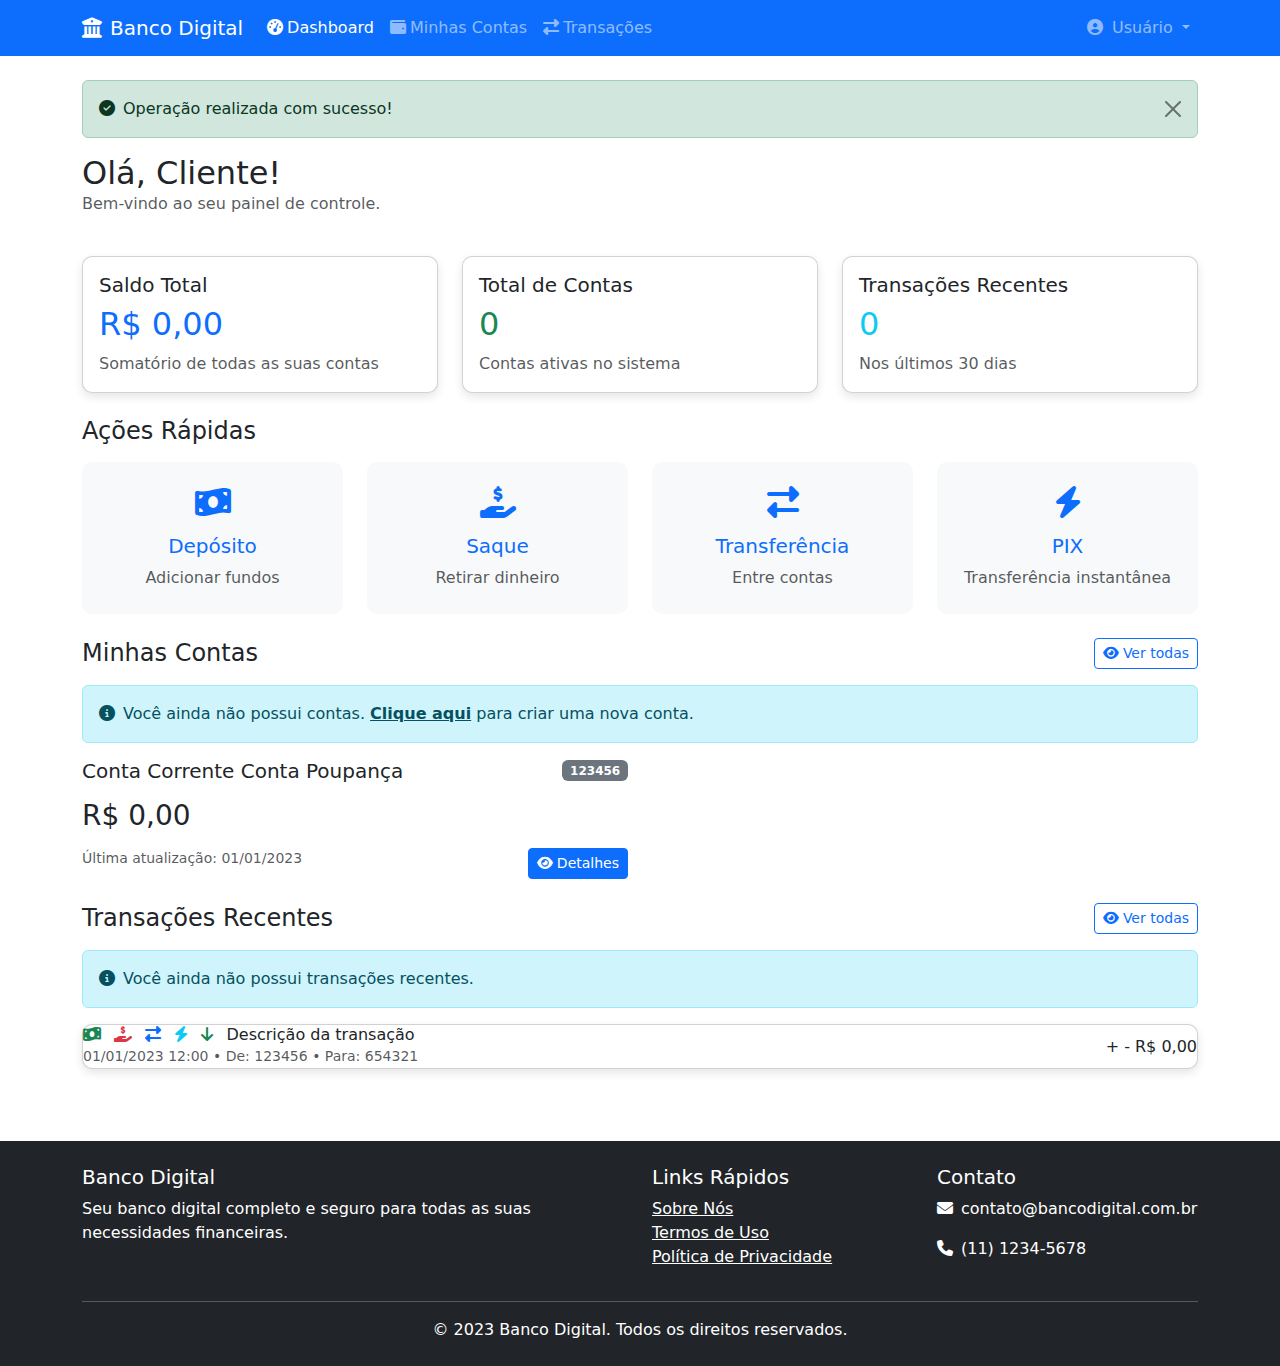
<file: target/classes/templates/dashboard.html>
<!DOCTYPE html>
<html xmlns:th="http://www.thymeleaf.org" xmlns:sec="http://www.thymeleaf.org/extras/spring-security">
<head>
    <meta charset="UTF-8">
    <meta name="viewport" content="width=device-width, initial-scale=1.0">
    <title>Dashboard - Banco Digital</title>
    
    <!-- Bootstrap CSS -->
    <link href="https://cdn.jsdelivr.net/npm/bootstrap@5.3.0/dist/css/bootstrap.min.css" rel="stylesheet">
    <!-- Font Awesome -->
    <link rel="stylesheet" href="https://cdnjs.cloudflare.com/ajax/libs/font-awesome/6.4.0/css/all.min.css">
    <!-- Custom CSS -->
    <style>
        .card {
            border-radius: 10px;
            box-shadow: 0 4px 10px rgba(0, 0, 0, 0.1);
            transition: transform 0.3s ease;
        }
        .card:hover {
            transform: translateY(-5px);
        }
        .account-card {
            border-left: 5px solid #0d6efd;
        }
        .account-card.savings {
            border-left: 5px solid #198754;
        }
        .transaction-item {
            border-left: 3px solid transparent;
            transition: background-color 0.2s ease;
        }
        .transaction-item:hover {
            background-color: #f8f9fa;
        }
        .transaction-item.credit {
            border-left-color: #198754;
        }
        .transaction-item.debit {
            border-left-color: #dc3545;
        }
        .quick-action {
            text-align: center;
            padding: 1.5rem;
            border-radius: 10px;
            background-color: #f8f9fa;
            transition: background-color 0.3s ease;
        }
        .quick-action:hover {
            background-color: #e9ecef;
        }
        .quick-action i {
            font-size: 2rem;
            margin-bottom: 1rem;
            color: #0d6efd;
        }
    </style>
</head>
<body>
    <!-- Cabeçalho -->
    <header>
        <nav class="navbar navbar-expand-lg navbar-dark bg-primary">
            <div class="container">
                <a class="navbar-brand" th:href="@{/}">
                    <i class="fas fa-university me-2"></i>Banco Digital
                </a>
                <button class="navbar-toggler" type="button" data-bs-toggle="collapse" data-bs-target="#navbarNav">
                    <span class="navbar-toggler-icon"></span>
                </button>
                <div class="collapse navbar-collapse" id="navbarNav">
                    <ul class="navbar-nav me-auto">
                        <li class="nav-item">
                            <a class="nav-link active" th:href="@{/dashboard}">
                                <i class="fas fa-tachometer-alt me-1"></i>Dashboard
                            </a>
                        </li>
                        <li class="nav-item">
                            <a class="nav-link" th:href="@{/contas}">
                                <i class="fas fa-wallet me-1"></i>Minhas Contas
                            </a>
                        </li>
                        <li class="nav-item">
                            <a class="nav-link" th:href="@{/transacoes}">
                                <i class="fas fa-exchange-alt me-1"></i>Transações
                            </a>
                        </li>
                    </ul>
                    <ul class="navbar-nav">
                        <li class="nav-item dropdown">
                            <a class="nav-link dropdown-toggle" href="#" id="userDropdown" role="button" data-bs-toggle="dropdown">
                                <i class="fas fa-user-circle me-1"></i>
                                <span sec:authentication="name">Usuário</span>
                            </a>
                            <ul class="dropdown-menu dropdown-menu-end">
                                <li>
                                    <a class="dropdown-item" th:href="@{/perfil}">
                                        <i class="fas fa-id-card me-1"></i>Meu Perfil
                                    </a>
                                </li>
                                <li>
                                    <a class="dropdown-item" th:href="@{/configuracoes}">
                                        <i class="fas fa-cog me-1"></i>Configurações
                                    </a>
                                </li>
                                <li><hr class="dropdown-divider"></li>
                                <li>
                                    <form th:action="@{/logout}" method="post" class="dropdown-item p-0">
                                        <button type="submit" class="btn btn-link text-decoration-none text-danger w-100 text-start px-3 py-1">
                                            <i class="fas fa-sign-out-alt me-1"></i>Sair
                                        </button>
                                    </form>
                                </li>
                            </ul>
                        </li>
                    </ul>
                </div>
            </div>
        </nav>
    </header>

    <!-- Conteúdo principal -->
    <main class="container py-4">
        <!-- Alertas -->
        <div th:if="${successMessage}" class="alert alert-success alert-dismissible fade show" role="alert">
            <i class="fas fa-check-circle me-2"></i><span th:text="${successMessage}">Operação realizada com sucesso!</span>
            <button type="button" class="btn-close" data-bs-dismiss="alert" aria-label="Fechar"></button>
        </div>
        
        <!-- Boas-vindas -->
        <div class="row mb-4">
            <div class="col-md-12">
                <h2 class="mb-0">Olá, <span th:text="${cliente.nome}">Cliente</span>!</h2>
                <p class="text-muted">Bem-vindo ao seu painel de controle.</p>
            </div>
        </div>
        
        <!-- Resumo financeiro -->
        <div class="row mb-4">
            <div class="col-md-4">
                <div class="card h-100">
                    <div class="card-body">
                        <h5 class="card-title">Saldo Total</h5>
                        <h2 class="card-text text-primary">R$ <span th:text="${#numbers.formatDecimal(saldoTotal, 1, 'POINT', 2, 'COMMA')}">0,00</span></h2>
                        <p class="card-text text-muted">Somatório de todas as suas contas</p>
                    </div>
                </div>
            </div>
            <div class="col-md-4">
                <div class="card h-100">
                    <div class="card-body">
                        <h5 class="card-title">Total de Contas</h5>
                        <h2 class="card-text text-success" th:text="${contas.size()}">0</h2>
                        <p class="card-text text-muted">Contas ativas no sistema</p>
                    </div>
                </div>
            </div>
            <div class="col-md-4">
                <div class="card h-100">
                    <div class="card-body">
                        <h5 class="card-title">Transações Recentes</h5>
                        <h2 class="card-text text-info" th:text="${transacoesRecentes.size()}">0</h2>
                        <p class="card-text text-muted">Nos últimos 30 dias</p>
                    </div>
                </div>
            </div>
        </div>
        
        <!-- Ações rápidas -->
        <div class="row mb-4">
            <div class="col-12">
                <h4 class="mb-3">Ações Rápidas</h4>
            </div>
            <div class="col-md-3">
                <a th:href="@{/deposito}" class="text-decoration-none">
                    <div class="quick-action">
                        <i class="fas fa-money-bill-wave"></i>
                        <h5>Depósito</h5>
                        <p class="text-muted mb-0">Adicionar fundos</p>
                    </div>
                </a>
            </div>
            <div class="col-md-3">
                <a th:href="@{/saque}" class="text-decoration-none">
                    <div class="quick-action">
                        <i class="fas fa-hand-holding-usd"></i>
                        <h5>Saque</h5>
                        <p class="text-muted mb-0">Retirar dinheiro</p>
                    </div>
                </a>
            </div>
            <div class="col-md-3">
                <a th:href="@{/transferencia}" class="text-decoration-none">
                    <div class="quick-action">
                        <i class="fas fa-exchange-alt"></i>
                        <h5>Transferência</h5>
                        <p class="text-muted mb-0">Entre contas</p>
                    </div>
                </a>
            </div>
            <div class="col-md-3">
                <a th:href="@{/pix}" class="text-decoration-none">
                    <div class="quick-action">
                        <i class="fas fa-bolt"></i>
                        <h5>PIX</h5>
                        <p class="text-muted mb-0">Transferência instantânea</p>
                    </div>
                </a>
            </div>
        </div>
        
        <!-- Minhas contas -->
        <div class="row mb-4">
            <div class="col-12 d-flex justify-content-between align-items-center mb-3">
                <h4 class="mb-0">Minhas Contas</h4>
                <a th:href="@{/contas}" class="btn btn-outline-primary btn-sm">
                    <i class="fas fa-eye me-1"></i>Ver todas
                </a>
            </div>
            
            <div class="col-12" th:if="${contas.empty}">
                <div class="alert alert-info" role="alert">
                    <i class="fas fa-info-circle me-2"></i>Você ainda não possui contas. 
                    <a th:href="@{/contas/nova}" class="alert-link">Clique aqui</a> para criar uma nova conta.
                </div>
            </div>
            
            <div class="col-md-6" th:each="conta : ${contas}" th:if="${!contas.empty}">
                <div th:class="${conta.tipo.name() == 'POUPANCA' ? 'card account-card savings mb-3' : 'card account-card mb-3'}">
                    <div class="card-body">
                        <div class="d-flex justify-content-between align-items-center mb-3">
                            <h5 class="card-title mb-0">
                                <span th:if="${conta.tipo.name() == 'CORRENTE'}">Conta Corrente</span>
                                <span th:if="${conta.tipo.name() == 'POUPANCA'}">Conta Poupança</span>
                            </h5>
                            <span class="badge bg-secondary" th:text="${conta.numero}">123456</span>
                        </div>
                        <h3 class="card-text mb-3">R$ <span th:text="${#numbers.formatDecimal(conta.saldo, 1, 'POINT', 2, 'COMMA')}">0,00</span></h3>
                        <div class="d-flex justify-content-between">
                            <small class="text-muted">Última atualização: <span th:text="${#temporals.format(conta.dataAtualizacao, 'dd/MM/yyyy HH:mm')}">01/01/2023</span></small>
                            <a th:href="@{/contas/{id}(id=${conta.id})}" class="btn btn-sm btn-primary">
                                <i class="fas fa-eye me-1"></i>Detalhes
                            </a>
                        </div>
                    </div>
                </div>
            </div>
        </div>
        
        <!-- Transações recentes -->
        <div class="row">
            <div class="col-12 d-flex justify-content-between align-items-center mb-3">
                <h4 class="mb-0">Transações Recentes</h4>
                <a th:href="@{/transacoes}" class="btn btn-outline-primary btn-sm">
                    <i class="fas fa-eye me-1"></i>Ver todas
                </a>
            </div>
            
            <div class="col-12" th:if="${transacoesRecentes.empty}">
                <div class="alert alert-info" role="alert">
                    <i class="fas fa-info-circle me-2"></i>Você ainda não possui transações recentes.
                </div>
            </div>
            
            <div class="col-12" th:if="${!transacoesRecentes.empty}">
                <div class="card">
                    <div class="list-group list-group-flush">
                        <div th:each="transacao : ${transacoesRecentes}" 
                             th:class="${transacao.tipo.name() == 'DEPOSITO' || transacao.tipo.name() == 'RECEBIMENTO' ? 'list-group-item transaction-item credit' : 'list-group-item transaction-item debit'}">
                            <div class="d-flex justify-content-between align-items-center">
                                <div>
                                    <h6 class="mb-0">
                                        <i th:if="${transacao.tipo.name() == 'DEPOSITO'}" class="fas fa-money-bill-wave text-success me-2"></i>
                                        <i th:if="${transacao.tipo.name() == 'SAQUE'}" class="fas fa-hand-holding-usd text-danger me-2"></i>
                                        <i th:if="${transacao.tipo.name() == 'TRANSFERENCIA'}" class="fas fa-exchange-alt text-primary me-2"></i>
                                        <i th:if="${transacao.tipo.name() == 'PIX'}" class="fas fa-bolt text-info me-2"></i>
                                        <i th:if="${transacao.tipo.name() == 'RECEBIMENTO'}" class="fas fa-arrow-down text-success me-2"></i>
                                        <span th:text="${transacao.descricao}">Descrição da transação</span>
                                    </h6>
                                    <small class="text-muted">
                                        <span th:text="${#temporals.format(transacao.dataHora, 'dd/MM/yyyy HH:mm')}">01/01/2023 12:00</span>
                                        <span th:if="${transacao.contaOrigem != null}"> • De: <span th:text="${transacao.contaOrigem.numero}">123456</span></span>
                                        <span th:if="${transacao.contaDestino != null}"> • Para: <span th:text="${transacao.contaDestino.numero}">654321</span></span>
                                    </small>
                                </div>
                                <div>
                                    <span th:class="${transacao.tipo.name() == 'DEPOSITO' || transacao.tipo.name() == 'RECEBIMENTO' ? 'text-success fw-bold' : 'text-danger fw-bold'}">
                                        <span th:if="${transacao.tipo.name() == 'DEPOSITO' || transacao.tipo.name() == 'RECEBIMENTO'}">+</span>
                                        <span th:if="${transacao.tipo.name() != 'DEPOSITO' && transacao.tipo.name() != 'RECEBIMENTO'}">-</span>
                                        R$ <span th:text="${#numbers.formatDecimal(transacao.valor, 1, 'POINT', 2, 'COMMA')}">0,00</span>
                                    </span>
                                </div>
                            </div>
                        </div>
                    </div>
                </div>
            </div>
        </div>
    </main>

    <!-- Rodapé -->
    <footer class="bg-dark text-white py-4 mt-5">
        <div class="container">
            <div class="row">
                <div class="col-md-6">
                    <h5>Banco Digital</h5>
                    <p>Seu banco digital completo e seguro para todas as suas necessidades financeiras.</p>
                </div>
                <div class="col-md-3">
                    <h5>Links Rápidos</h5>
                    <ul class="list-unstyled">
                        <li><a href="#" class="text-white">Sobre Nós</a></li>
                        <li><a href="#" class="text-white">Termos de Uso</a></li>
                        <li><a href="#" class="text-white">Política de Privacidade</a></li>
                    </ul>
                </div>
                <div class="col-md-3">
                    <h5>Contato</h5>
                    <p><i class="fas fa-envelope me-2"></i>contato@bancodigital.com.br</p>
                    <p><i class="fas fa-phone me-2"></i>(11) 1234-5678</p>
                </div>
            </div>
            <hr>
            <div class="text-center">
                <p class="mb-0">&copy; <span th:text="${#dates.format(#dates.createNow(), 'yyyy')}">2023</span> Banco Digital. Todos os direitos reservados.</p>
            </div>
        </div>
    </footer>

    <!-- Bootstrap JS Bundle with Popper -->
    <script src="https://cdn.jsdelivr.net/npm/bootstrap@5.3.0/dist/js/bootstrap.bundle.min.js"></script>
</body>
</html>
</file>
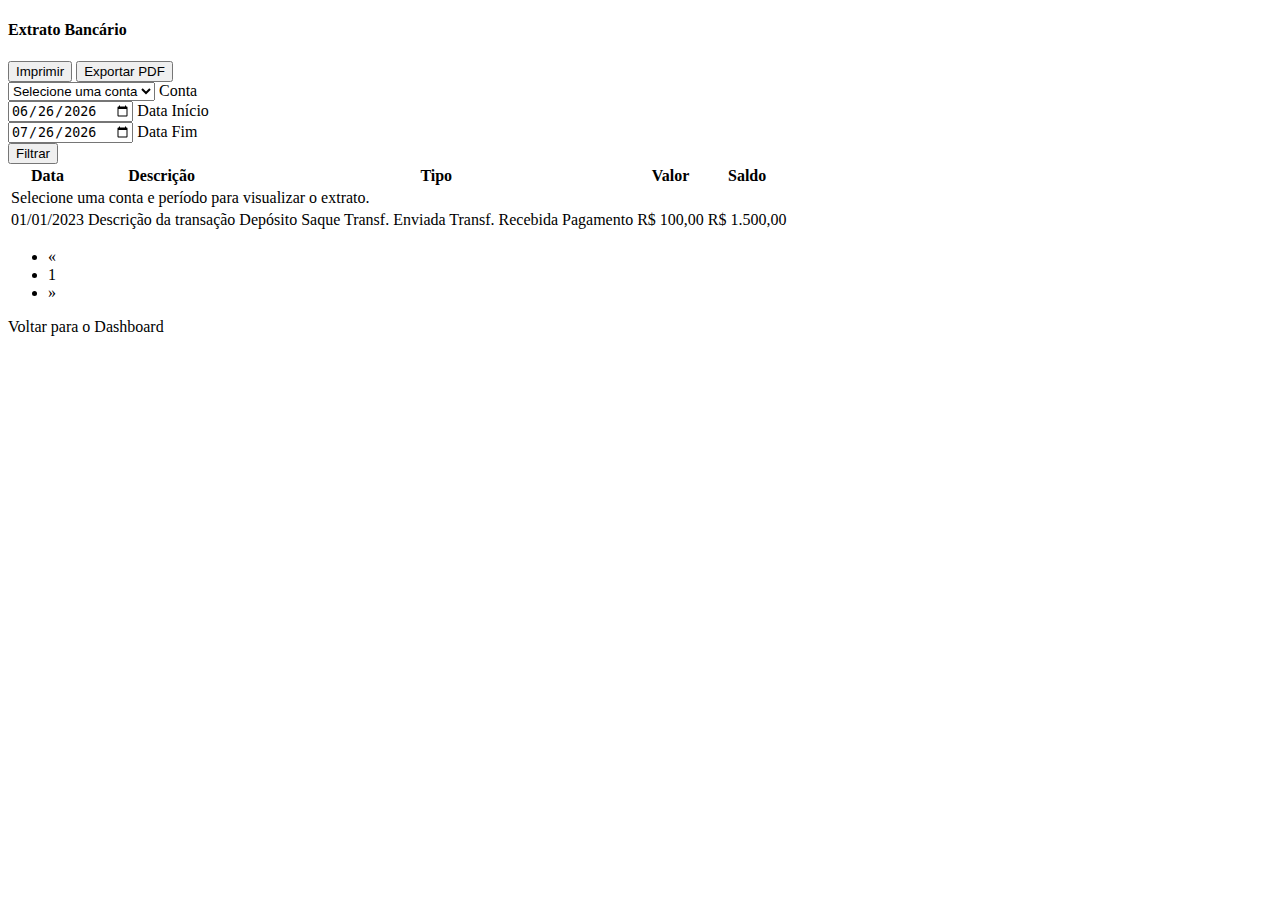
<file: target/classes/templates/extrato.html>
<!DOCTYPE html>
<html xmlns:th="http://www.thymeleaf.org" 
      xmlns:layout="http://www.ultraq.net.nz/thymeleaf/layout"
      layout:decorate="~{layout/main}">
<head>
    <title>Extrato Bancário - Banco Digital</title>
</head>
<body>
    <div layout:fragment="content">
        <div class="container py-4">
            <div class="row">
                <div class="col-lg-10 mx-auto">
                    <div class="card shadow-sm border-0 rounded-lg">
                        <div class="card-header bg-primary text-white d-flex justify-content-between align-items-center">
                            <h4 class="mb-0"><i class="fas fa-list-alt me-2"></i>Extrato Bancário</h4>
                            <div>
                                <button class="btn btn-sm btn-light" onclick="window.print()">
                                    <i class="fas fa-print me-1"></i>Imprimir
                                </button>
                                <button class="btn btn-sm btn-light ms-2" id="exportPDF">
                                    <i class="fas fa-file-pdf me-1"></i>Exportar PDF
                                </button>
                            </div>
                        </div>
                        <div class="card-body">
                            <!-- Filtros -->
                            <div class="row mb-4">
                                <div class="col-md-4">
                                    <div class="form-floating mb-3 mb-md-0">
                                        <select class="form-select" id="contaSelect" name="contaId">
                                            <option value="" selected disabled>Selecione uma conta</option>
                                            <option th:each="conta : ${contas}" 
                                                    th:value="${conta.id}" 
                                                    th:text="${conta.tipo + ' - ' + conta.numero}">
                                            </option>
                                        </select>
                                        <label for="contaSelect">Conta</label>
                                    </div>
                                </div>
                                <div class="col-md-3">
                                    <div class="form-floating">
                                        <input type="date" class="form-control" id="dataInicio" name="dataInicio">
                                        <label for="dataInicio">Data Início</label>
                                    </div>
                                </div>
                                <div class="col-md-3">
                                    <div class="form-floating">
                                        <input type="date" class="form-control" id="dataFim" name="dataFim">
                                        <label for="dataFim">Data Fim</label>
                                    </div>
                                </div>
                                <div class="col-md-2 d-flex align-items-center">
                                    <button id="filtrarBtn" class="btn btn-primary w-100">
                                        <i class="fas fa-filter me-1"></i>Filtrar
                                    </button>
                                </div>
                            </div>
                            
                            <!-- Informações da Conta -->
                            <div class="card mb-4 bg-light" id="infoContaCard" style="display: none;">
                                <div class="card-body">
                                    <div class="row">
                                        <div class="col-md-4">
                                            <h6 class="text-muted mb-1">Conta</h6>
                                            <p class="mb-0 fw-bold" id="numeroConta">-</p>
                                        </div>
                                        <div class="col-md-4">
                                            <h6 class="text-muted mb-1">Titular</h6>
                                            <p class="mb-0 fw-bold" id="titularConta">-</p>
                                        </div>
                                        <div class="col-md-4">
                                            <h6 class="text-muted mb-1">Saldo Atual</h6>
                                            <p class="mb-0 fw-bold" id="saldoConta">-</p>
                                        </div>
                                    </div>
                                </div>
                            </div>
                            
                            <!-- Resumo do Período -->
                            <div class="row mb-4" id="resumoPeriodo" style="display: none;">
                                <div class="col-md-3">
                                    <div class="card bg-success text-white">
                                        <div class="card-body py-2">
                                            <h6 class="mb-1">Entradas</h6>
                                            <h4 class="mb-0" id="totalEntradas">R$ 0,00</h4>
                                        </div>
                                    </div>
                                </div>
                                <div class="col-md-3">
                                    <div class="card bg-danger text-white">
                                        <div class="card-body py-2">
                                            <h6 class="mb-1">Saídas</h6>
                                            <h4 class="mb-0" id="totalSaidas">R$ 0,00</h4>
                                        </div>
                                    </div>
                                </div>
                                <div class="col-md-3">
                                    <div class="card bg-info text-white">
                                        <div class="card-body py-2">
                                            <h6 class="mb-1">Saldo Período</h6>
                                            <h4 class="mb-0" id="saldoPeriodo">R$ 0,00</h4>
                                        </div>
                                    </div>
                                </div>
                                <div class="col-md-3">
                                    <div class="card bg-primary text-white">
                                        <div class="card-body py-2">
                                            <h6 class="mb-1">Transações</h6>
                                            <h4 class="mb-0" id="totalTransacoes">0</h4>
                                        </div>
                                    </div>
                                </div>
                            </div>
                            
                            <!-- Tabela de Transações -->
                            <div class="table-responsive">
                                <table class="table table-striped table-hover" id="tabelaTransacoes">
                                    <thead class="table-light">
                                        <tr>
                                            <th>Data</th>
                                            <th>Descrição</th>
                                            <th>Tipo</th>
                                            <th>Valor</th>
                                            <th>Saldo</th>
                                        </tr>
                                    </thead>
                                    <tbody>
                                        <tr th:if="${transacoes == null || transacoes.empty}">
                                            <td colspan="5" class="text-center py-4">
                                                <div class="alert alert-info mb-0">
                                                    <i class="fas fa-info-circle me-2"></i>
                                                    Selecione uma conta e período para visualizar o extrato.
                                                </div>
                                            </td>
                                        </tr>
                                        <tr th:each="transacao : ${transacoes}" th:if="${transacoes != null && !transacoes.empty}">
                                            <td th:text="${#temporals.format(transacao.dataHora, 'dd/MM/yyyy HH:mm')}">01/01/2023</td>
                                            <td th:text="${transacao.descricao}">Descrição da transação</td>
                                            <td>
                                                <span th:if="${transacao.tipo == 'DEPOSITO'}" class="badge bg-success">Depósito</span>
                                                <span th:if="${transacao.tipo == 'SAQUE'}" class="badge bg-danger">Saque</span>
                                                <span th:if="${transacao.tipo == 'TRANSFERENCIA_ENVIADA'}" class="badge bg-warning text-dark">Transf. Enviada</span>
                                                <span th:if="${transacao.tipo == 'TRANSFERENCIA_RECEBIDA'}" class="badge bg-info">Transf. Recebida</span>
                                                <span th:if="${transacao.tipo == 'PAGAMENTO'}" class="badge bg-secondary">Pagamento</span>
                                            </td>
                                            <td th:class="${transacao.tipo == 'DEPOSITO' || transacao.tipo == 'TRANSFERENCIA_RECEBIDA' ? 'text-success fw-bold' : 'text-danger fw-bold'}"
                                                th:text="${transacao.tipo == 'DEPOSITO' || transacao.tipo == 'TRANSFERENCIA_RECEBIDA' ? '+' : '-'} + ' R$ ' + ${#numbers.formatDecimal(transacao.valor, 1, 'POINT', 2, 'COMMA')}">
                                                R$ 100,00
                                            </td>
                                            <td th:text="'R$ ' + ${#numbers.formatDecimal(transacao.saldoResultante, 1, 'POINT', 2, 'COMMA')}">R$ 1.500,00</td>
                                        </tr>
                                    </tbody>
                                </table>
                            </div>
                            
                            <!-- Paginação -->
                            <nav aria-label="Navegação de página" th:if="${transacoes != null && !transacoes.empty}">
                                <ul class="pagination justify-content-center">
                                    <li class="page-item" th:classappend="${currentPage == 0 ? 'disabled' : ''}">
                                        <a class="page-link" th:href="@{/extrato(page=${currentPage - 1}, contaId=${contaId}, dataInicio=${dataInicio}, dataFim=${dataFim})}" aria-label="Anterior">
                                            <span aria-hidden="true">&laquo;</span>
                                        </a>
                                    </li>
                                    <li class="page-item" th:each="i : ${#numbers.sequence(0, totalPages - 1)}" th:classappend="${currentPage == i ? 'active' : ''}">
                                        <a class="page-link" th:href="@{/extrato(page=${i}, contaId=${contaId}, dataInicio=${dataInicio}, dataFim=${dataFim})}" th:text="${i + 1}">1</a>
                                    </li>
                                    <li class="page-item" th:classappend="${currentPage == totalPages - 1 ? 'disabled' : ''}">
                                        <a class="page-link" th:href="@{/extrato(page=${currentPage + 1}, contaId=${contaId}, dataInicio=${dataInicio}, dataFim=${dataFim})}" aria-label="Próximo">
                                            <span aria-hidden="true">&raquo;</span>
                                        </a>
                                    </li>
                                </ul>
                            </nav>
                        </div>
                        <div class="card-footer text-center py-3">
                            <div class="small">
                                <a class="btn btn-outline-secondary" th:href="@{/dashboard}">
                                    <i class="fas fa-arrow-left me-1"></i>Voltar para o Dashboard
                                </a>
                            </div>
                        </div>
                    </div>
                </div>
            </div>
        </div>
    </div>
    
    <script th:inline="javascript">
        document.addEventListener('DOMContentLoaded', function() {
            // Definir data atual e data de 30 dias atrás como padrão
            var hoje = new Date();
            var dataInicio = new Date();
            dataInicio.setDate(hoje.getDate() - 30);
            
            document.getElementById('dataFim').valueAsDate = hoje;
            document.getElementById('dataInicio').valueAsDate = dataInicio;
            
            // Filtrar transações
            document.getElementById('filtrarBtn').addEventListener('click', function() {
                var contaId = document.getElementById('contaSelect').value;
                var dataInicio = document.getElementById('dataInicio').value;
                var dataFim = document.getElementById('dataFim').value;
                
                if (!contaId) {
                    alert('Por favor, selecione uma conta.');
                    return;
                }
                
                window.location.href = '/extrato?contaId=' + contaId + 
                                      '&dataInicio=' + dataInicio + 
                                      '&dataFim=' + dataFim;
            });
            
            // Mostrar informações da conta selecionada
            var contaSelect = document.getElementById('contaSelect');
            if (contaSelect) {
                contaSelect.addEventListener('change', function() {
                    var contaId = this.value;
                    if (contaId) {
                        fetch('/api/contas/' + contaId)
                            .then(response => response.json())
                            .then(data => {
                                document.getElementById('infoContaCard').style.display = 'block';
                                document.getElementById('numeroConta').textContent = data.tipo + ' - ' + data.numero;
                                document.getElementById('titularConta').textContent = data.cliente.nome;
                                document.getElementById('saldoConta').textContent = 'R$ ' + data.saldo.toFixed(2).replace('.', ',');
                            })
                            .catch(error => console.error('Erro ao buscar dados da conta:', error));
                    } else {
                        document.getElementById('infoContaCard').style.display = 'none';
                    }
                });
            }
            
            // Preencher resumo do período se houver transações
            var transacoes = /*[[${transacoes}]]*/ null;
            if (transacoes && transacoes.length > 0) {
                document.getElementById('resumoPeriodo').style.display = 'flex';
                
                var totalEntradas = 0;
                var totalSaidas = 0;
                
                transacoes.forEach(function(transacao) {
                    if (transacao.tipo === 'DEPOSITO' || transacao.tipo === 'TRANSFERENCIA_RECEBIDA') {
                        totalEntradas += transacao.valor;
                    } else {
                        totalSaidas += transacao.valor;
                    }
                });
                
                var saldoPeriodo = totalEntradas - totalSaidas;
                
                document.getElementById('totalEntradas').textContent = 'R$ ' + totalEntradas.toFixed(2).replace('.', ',');
                document.getElementById('totalSaidas').textContent = 'R$ ' + totalSaidas.toFixed(2).replace('.', ',');
                document.getElementById('saldoPeriodo').textContent = 'R$ ' + saldoPeriodo.toFixed(2).replace('.', ',');
                document.getElementById('totalTransacoes').textContent = transacoes.length;
            }
            
            // Exportar para PDF
            document.getElementById('exportPDF').addEventListener('click', function() {
                alert('Funcionalidade de exportação para PDF será implementada em breve.');
                // Aqui seria implementada a lógica de exportação para PDF
            });
        });
    </script>
</body>
</html>
</file>
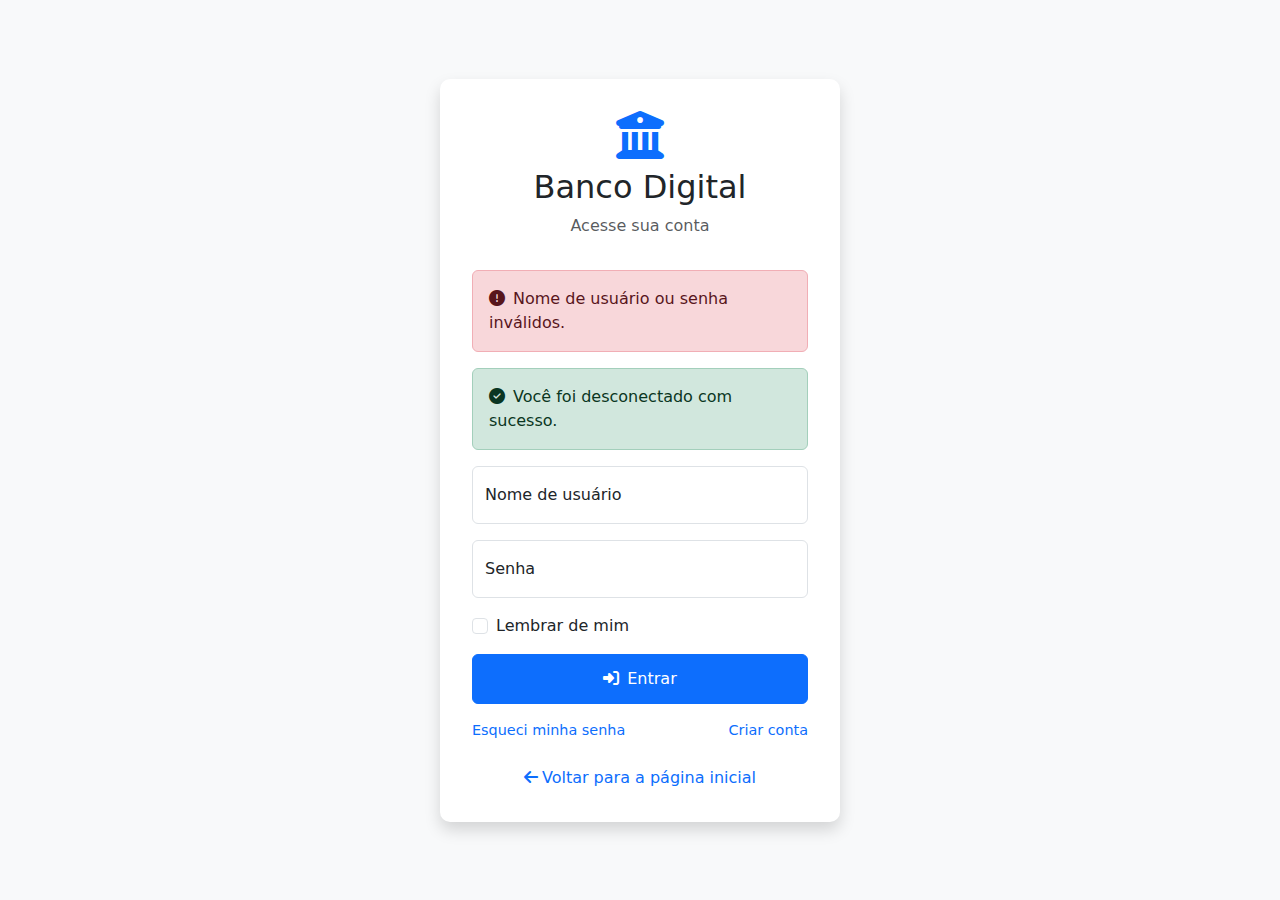
<file: target/classes/templates/login.html>
<!DOCTYPE html>
<html xmlns:th="http://www.thymeleaf.org">
<head>
    <meta charset="UTF-8">
    <meta name="viewport" content="width=device-width, initial-scale=1.0">
    <title>Login - Banco Digital</title>
    
    <!-- Bootstrap CSS -->
    <link href="https://cdn.jsdelivr.net/npm/bootstrap@5.3.0/dist/css/bootstrap.min.css" rel="stylesheet">
    <!-- Font Awesome -->
    <link rel="stylesheet" href="https://cdnjs.cloudflare.com/ajax/libs/font-awesome/6.4.0/css/all.min.css">
    <!-- Custom CSS -->
    <link rel="stylesheet" th:href="@{/css/styles.css}">
    
    <style>
        body {
            background-color: #f8f9fa;
            height: 100vh;
            display: flex;
            align-items: center;
            justify-content: center;
        }
        .login-container {
            max-width: 400px;
            width: 100%;
            padding: 2rem;
            background-color: #fff;
            border-radius: 10px;
            box-shadow: 0 0.5rem 1rem rgba(0, 0, 0, 0.15);
        }
        .logo {
            text-align: center;
            margin-bottom: 2rem;
        }
        .logo i {
            font-size: 3rem;
            color: #0d6efd;
        }
        .form-floating {
            margin-bottom: 1rem;
        }
        .btn-login {
            width: 100%;
            padding: 0.75rem;
        }
        .links {
            display: flex;
            justify-content: space-between;
            margin-top: 1rem;
            font-size: 0.9rem;
        }
    </style>
</head>
<body>
    <div class="login-container">
        <div class="logo">
            <i class="fas fa-university"></i>
            <h2 class="mt-2">Banco Digital</h2>
            <p class="text-muted">Acesse sua conta</p>
        </div>
        
        <div th:if="${param.error}" class="alert alert-danger" role="alert">
            <i class="fas fa-exclamation-circle me-2"></i>Nome de usuário ou senha inválidos.
        </div>
        
        <div th:if="${param.logout}" class="alert alert-success" role="alert">
            <i class="fas fa-check-circle me-2"></i>Você foi desconectado com sucesso.
        </div>
        
        <form th:action="@{/login}" method="post">
            <div class="form-floating">
                <input type="text" class="form-control" id="username" name="username" placeholder="Nome de usuário" required>
                <label for="username">Nome de usuário</label>
            </div>
            
            <div class="form-floating">
                <input type="password" class="form-control" id="password" name="password" placeholder="Senha" required>
                <label for="password">Senha</label>
            </div>
            
            <div class="form-check mb-3">
                <input class="form-check-input" type="checkbox" id="remember-me" name="remember-me">
                <label class="form-check-label" for="remember-me">Lembrar de mim</label>
            </div>
            
            <button type="submit" class="btn btn-primary btn-login">
                <i class="fas fa-sign-in-alt me-2"></i>Entrar
            </button>
            
            <div class="links">
                <a th:href="@{/esqueci-senha}" class="text-decoration-none">Esqueci minha senha</a>
                <a th:href="@{/registro}" class="text-decoration-none">Criar conta</a>
            </div>
        </form>
        
        <div class="mt-4 text-center">
            <a th:href="@{/}" class="text-decoration-none">
                <i class="fas fa-arrow-left me-1"></i>Voltar para a página inicial
            </a>
        </div>
    </div>
    
    <!-- Bootstrap JS Bundle with Popper -->
    <script src="https://cdn.jsdelivr.net/npm/bootstrap@5.3.0/dist/js/bootstrap.bundle.min.js"></script>
</body>
</html>
</file>
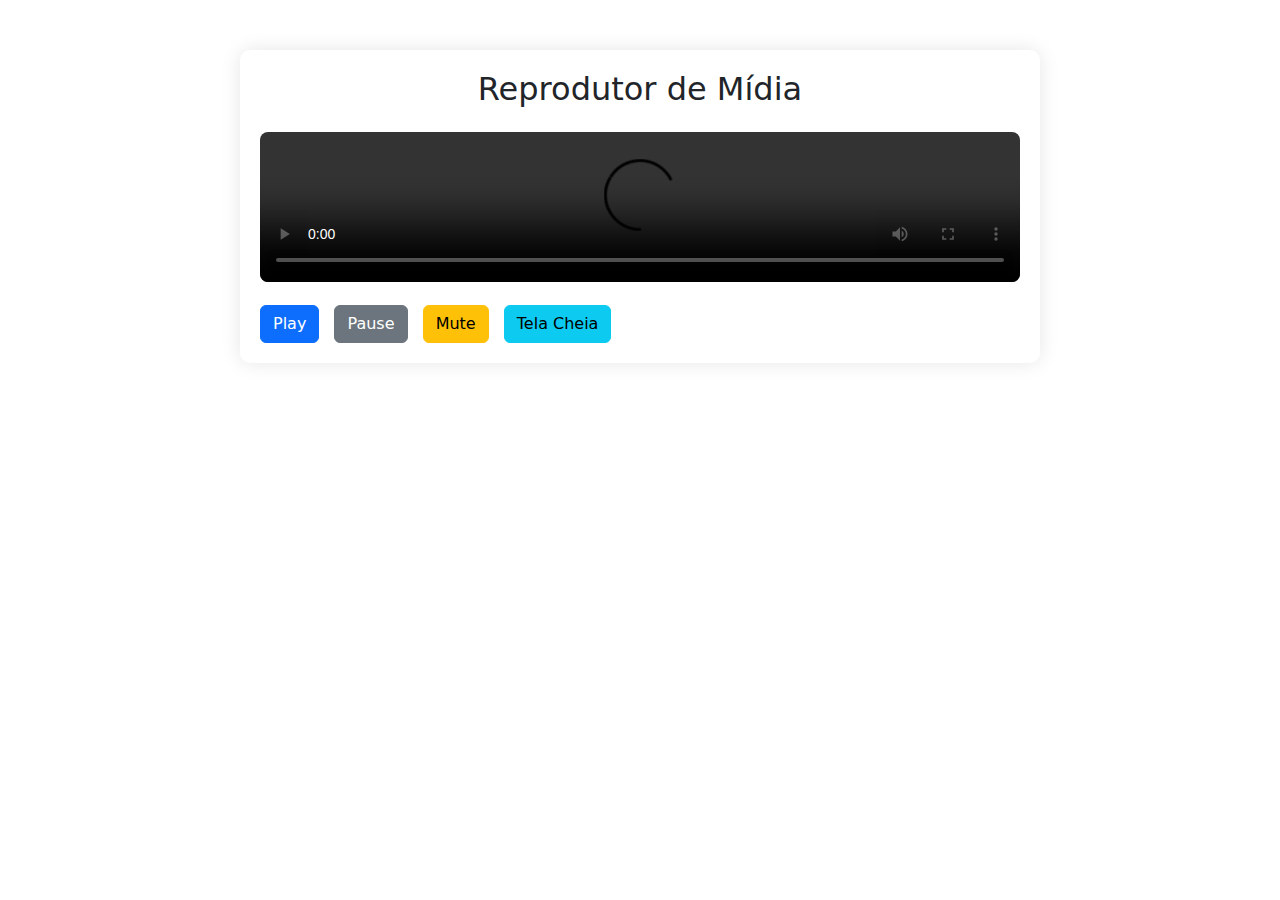
<file: target/classes/templates/media-player.html>
<!DOCTYPE html>
<html xmlns:th="http://www.thymeleaf.org">
<head>
    <meta charset="UTF-8">
    <meta name="viewport" content="width=device-width, initial-scale=1.0">
    <title>Reprodutor de Mídia</title>
    <link href="https://cdn.jsdelivr.net/npm/bootstrap@5.3.0/dist/css/bootstrap.min.css" rel="stylesheet">
    <style>
        .player-container {
            max-width: 800px;
            margin: 50px auto;
            padding: 20px;
            border-radius: 10px;
            box-shadow: 0 0 20px rgba(0,0,0,0.1);
        }
        video {
            width: 100%;
            border-radius: 8px;
        }
        .controls {
            margin-top: 15px;
        }
        .btn-player {
            margin-right: 10px;
        }
    </style>
</head>
<body>
    <div class="container">
        <div class="player-container">
            <h2 class="mb-4 text-center">Reprodutor de Mídia</h2>
            
            <div class="video-container">
                <video id="videoPlayer" controls>
                    <source src="https://www.w3schools.com/html/mov_bbb.mp4" type="video/mp4">
                    Seu navegador não suporta o elemento de vídeo.
                </video>
            </div>
            
            <div class="controls mt-3">
                <button id="playBtn" class="btn btn-primary btn-player">Play</button>
                <button id="pauseBtn" class="btn btn-secondary btn-player">Pause</button>
                <button id="muteBtn" class="btn btn-warning btn-player">Mute</button>
                <button id="fullscreenBtn" class="btn btn-info btn-player">Tela Cheia</button>
            </div>
        </div>
    </div>

    <script>
        document.addEventListener('DOMContentLoaded', function() {
            const video = document.getElementById('videoPlayer');
            const playBtn = document.getElementById('playBtn');
            const pauseBtn = document.getElementById('pauseBtn');
            const muteBtn = document.getElementById('muteBtn');
            const fullscreenBtn = document.getElementById('fullscreenBtn');
            
            playBtn.addEventListener('click', function() {
                video.play();
            });
            
            pauseBtn.addEventListener('click', function() {
                video.pause();
            });
            
            muteBtn.addEventListener('click', function() {
                video.muted = !video.muted;
                muteBtn.textContent = video.muted ? 'Unmute' : 'Mute';
            });
            
            fullscreenBtn.addEventListener('click', function() {
                if (video.requestFullscreen) {
                    video.requestFullscreen();
                } else if (video.webkitRequestFullscreen) {
                    video.webkitRequestFullscreen();
                } else if (video.msRequestFullscreen) {
                    video.msRequestFullscreen();
                }
            });
        });
    </script>
    <script src="https://cdn.jsdelivr.net/npm/bootstrap@5.3.0/dist/js/bootstrap.bundle.min.js"></script>
</body>
</html>
</file>
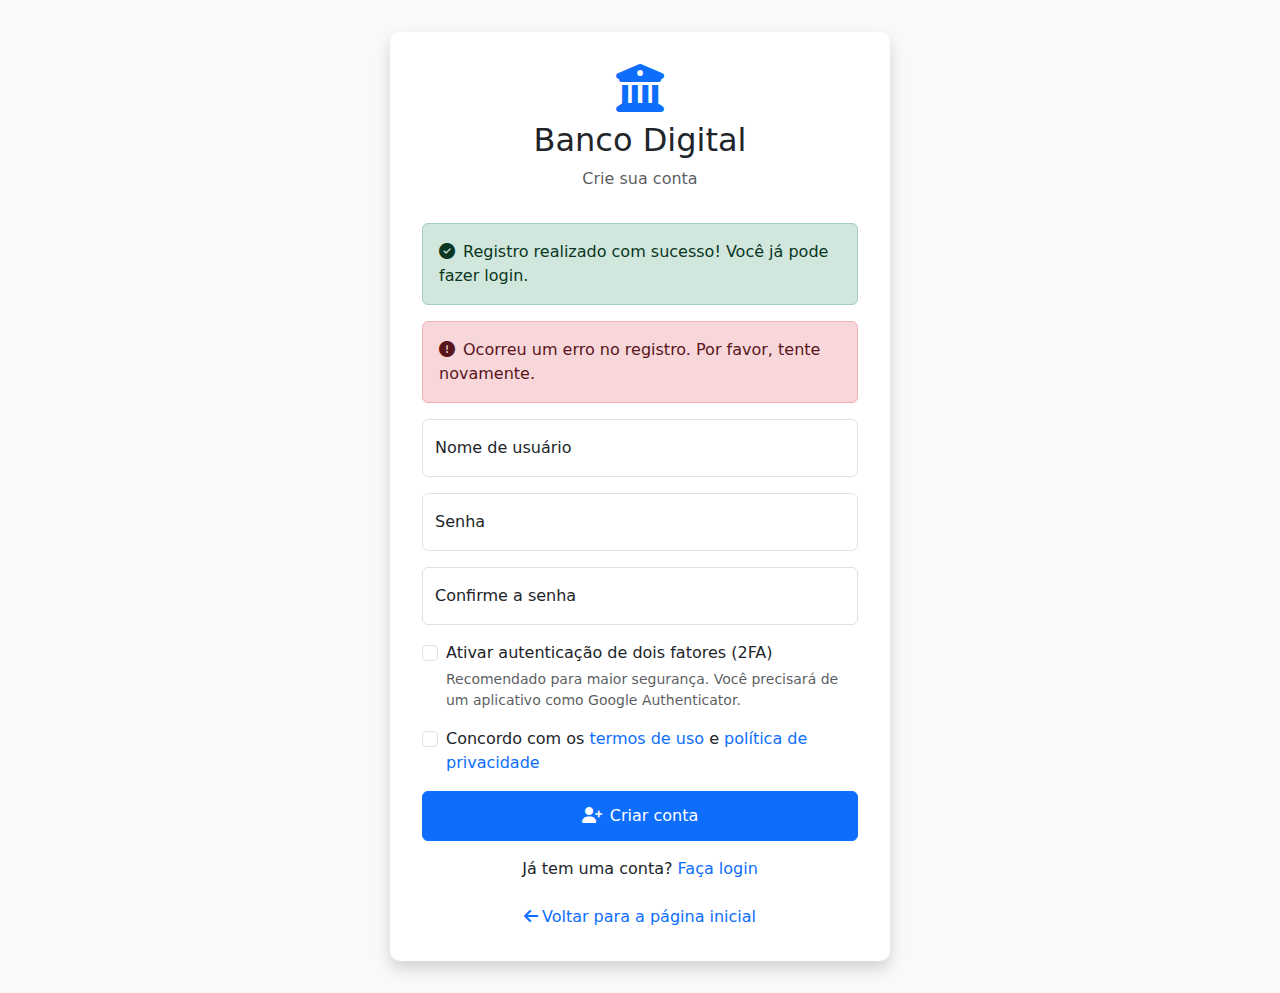
<file: target/classes/templates/registro.html>
<!DOCTYPE html>
<html xmlns:th="http://www.thymeleaf.org">
<head>
    <meta charset="UTF-8">
    <meta name="viewport" content="width=device-width, initial-scale=1.0">
    <title>Registro - Banco Digital</title>
    
    <!-- Bootstrap CSS -->
    <link href="https://cdn.jsdelivr.net/npm/bootstrap@5.3.0/dist/css/bootstrap.min.css" rel="stylesheet">
    <!-- Font Awesome -->
    <link rel="stylesheet" href="https://cdnjs.cloudflare.com/ajax/libs/font-awesome/6.4.0/css/all.min.css">
    <!-- Custom CSS -->
    <link rel="stylesheet" th:href="@{/css/styles.css}">
    
    <style>
        body {
            background-color: #f8f9fa;
            min-height: 100vh;
            display: flex;
            align-items: center;
            justify-content: center;
            padding: 2rem 0;
        }
        .registro-container {
            max-width: 500px;
            width: 100%;
            padding: 2rem;
            background-color: #fff;
            border-radius: 10px;
            box-shadow: 0 0.5rem 1rem rgba(0, 0, 0, 0.15);
        }
        .logo {
            text-align: center;
            margin-bottom: 2rem;
        }
        .logo i {
            font-size: 3rem;
            color: #0d6efd;
        }
        .form-floating {
            margin-bottom: 1rem;
        }
        .btn-registro {
            width: 100%;
            padding: 0.75rem;
        }
    </style>
</head>
<body>
    <div class="registro-container">
        <div class="logo">
            <i class="fas fa-university"></i>
            <h2 class="mt-2">Banco Digital</h2>
            <p class="text-muted">Crie sua conta</p>
        </div>
        
        <div th:if="${param.success}" class="alert alert-success" role="alert">
            <i class="fas fa-check-circle me-2"></i>Registro realizado com sucesso! Você já pode fazer login.
        </div>
        
        <div th:if="${param.error}" class="alert alert-danger" role="alert">
            <i class="fas fa-exclamation-circle me-2"></i>Ocorreu um erro no registro. Por favor, tente novamente.
        </div>
        
        <form th:action="@{/registro}" method="post" th:object="${registroRequest}">
            <div class="form-floating">
                <input type="text" class="form-control" id="username" th:field="*{username}" placeholder="Nome de usuário" required>
                <label for="username">Nome de usuário</label>
                <div class="invalid-feedback" th:if="${#fields.hasErrors('username')}" th:errors="*{username}">
                    Erro no nome de usuário
                </div>
            </div>
            
            <div class="form-floating">
                <input type="password" class="form-control" id="password" th:field="*{password}" placeholder="Senha" required>
                <label for="password">Senha</label>
                <div class="invalid-feedback" th:if="${#fields.hasErrors('password')}" th:errors="*{password}">
                    Erro na senha
                </div>
            </div>
            
            <div class="form-floating mb-3">
                <input type="password" class="form-control" id="confirmPassword" name="confirmPassword" placeholder="Confirme a senha" required>
                <label for="confirmPassword">Confirme a senha</label>
            </div>
            
            <div class="form-check mb-3">
                <input class="form-check-input" type="checkbox" id="usar2FA" th:field="*{usar2FA}">
                <label class="form-check-label" for="usar2FA">
                    Ativar autenticação de dois fatores (2FA)
                </label>
                <div class="form-text">
                    Recomendado para maior segurança. Você precisará de um aplicativo como Google Authenticator.
                </div>
            </div>
            
            <div class="form-check mb-3">
                <input class="form-check-input" type="checkbox" id="termos" name="termos" required>
                <label class="form-check-label" for="termos">
                    Concordo com os <a href="#" class="text-decoration-none">termos de uso</a> e <a href="#" class="text-decoration-none">política de privacidade</a>
                </label>
            </div>
            
            <button type="submit" class="btn btn-primary btn-registro">
                <i class="fas fa-user-plus me-2"></i>Criar conta
            </button>
            
            <div class="mt-3 text-center">
                <p>Já tem uma conta? <a th:href="@{/login}" class="text-decoration-none">Faça login</a></p>
            </div>
        </form>
        
        <div class="mt-4 text-center">
            <a th:href="@{/}" class="text-decoration-none">
                <i class="fas fa-arrow-left me-1"></i>Voltar para a página inicial
            </a>
        </div>
    </div>
    
    <!-- Bootstrap JS Bundle with Popper -->
    <script src="https://cdn.jsdelivr.net/npm/bootstrap@5.3.0/dist/js/bootstrap.bundle.min.js"></script>
    
    <script>
        // Validação de senha
        document.querySelector('form').addEventListener('submit', function(e) {
            const password = document.getElementById('password').value;
            const confirmPassword = document.getElementById('confirmPassword').value;
            
            if (password !== confirmPassword) {
                e.preventDefault();
                alert('As senhas não coincidem. Por favor, verifique.');
            }
        });
    </script>
</body>
</html>
</file>
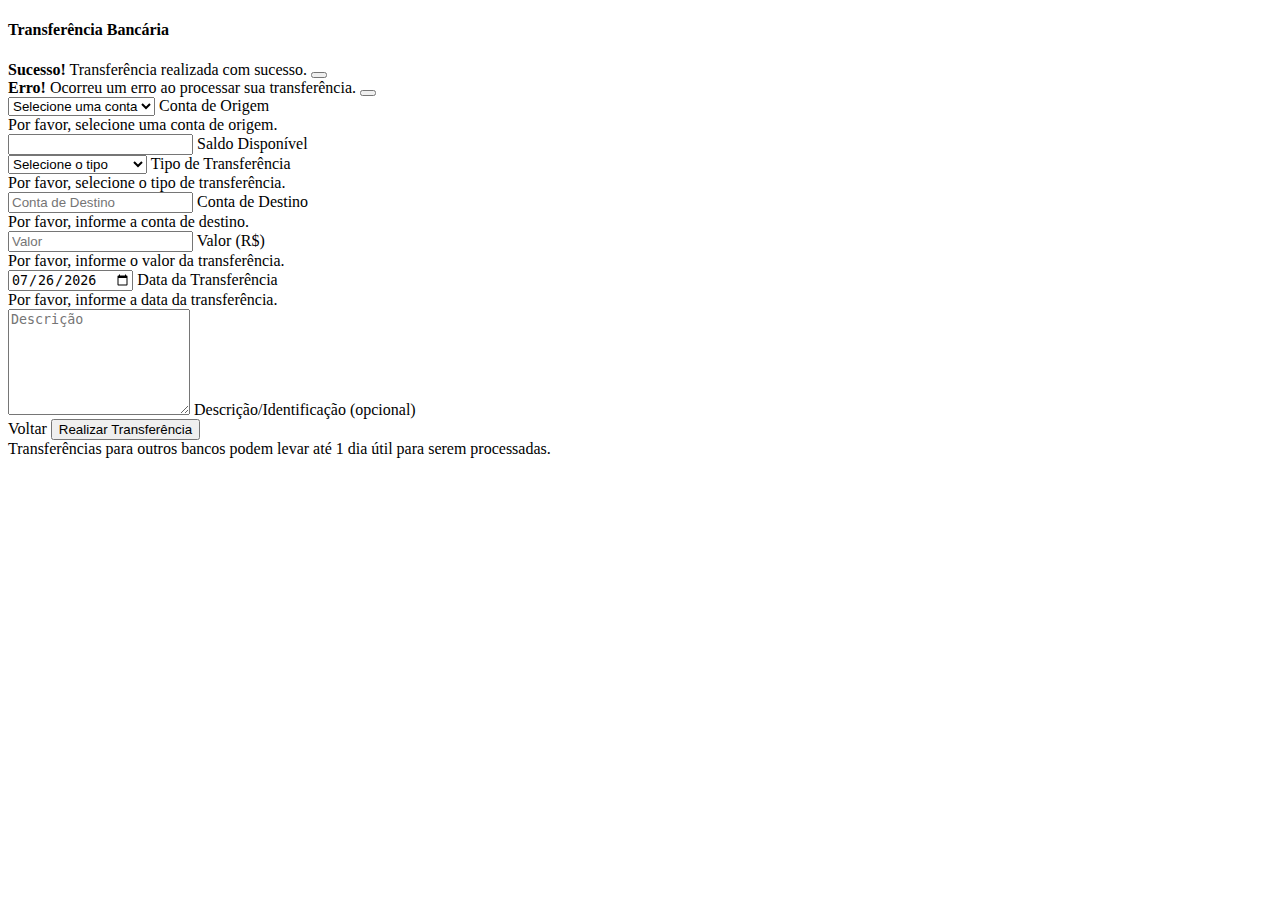
<file: target/classes/templates/transferencia.html>
<!DOCTYPE html>
<html xmlns:th="http://www.thymeleaf.org" 
      xmlns:layout="http://www.ultraq.net.nz/thymeleaf/layout"
      layout:decorate="~{layout/main}">
<head>
    <title>Transferência - Banco Digital</title>
</head>
<body>
    <div layout:fragment="content">
        <div class="container py-4">
            <div class="row">
                <div class="col-lg-8 mx-auto">
                    <div class="card shadow-sm border-0 rounded-lg">
                        <div class="card-header bg-primary text-white">
                            <h4 class="mb-0"><i class="fas fa-exchange-alt me-2"></i>Transferência Bancária</h4>
                        </div>
                        <div class="card-body">
                            <div th:if="${param.success}" class="alert alert-success alert-dismissible fade show" role="alert">
                                <i class="fas fa-check-circle me-2"></i>
                                <strong>Sucesso!</strong> Transferência realizada com sucesso.
                                <button type="button" class="btn-close" data-bs-dismiss="alert" aria-label="Fechar"></button>
                            </div>
                            
                            <div th:if="${param.error}" class="alert alert-danger alert-dismissible fade show" role="alert">
                                <i class="fas fa-exclamation-triangle me-2"></i>
                                <strong>Erro!</strong> <span th:text="${param.message}">Ocorreu um erro ao processar sua transferência.</span>
                                <button type="button" class="btn-close" data-bs-dismiss="alert" aria-label="Fechar"></button>
                            </div>
                            
                            <form id="transferForm" th:action="@{/api/transacoes/transferir}" method="post" class="needs-validation" novalidate>
                                <div class="row mb-3">
                                    <div class="col-md-6">
                                        <div class="form-floating mb-3 mb-md-0">
                                            <select class="form-select" id="contaOrigem" name="contaOrigem" required>
                                                <option value="" selected disabled>Selecione uma conta</option>
                                                <option th:each="conta : ${contas}" 
                                                        th:value="${conta.id}" 
                                                        th:text="${conta.tipo + ' - ' + conta.numero + ' (R$ ' + #numbers.formatDecimal(conta.saldo, 1, 'POINT', 2, 'COMMA') + ')'}">
                                                </option>
                                            </select>
                                            <label for="contaOrigem">Conta de Origem</label>
                                            <div class="invalid-feedback">
                                                Por favor, selecione uma conta de origem.
                                            </div>
                                        </div>
                                    </div>
                                    <div class="col-md-6">
                                        <div class="form-floating">
                                            <input type="text" class="form-control" id="saldoDisponivel" readonly>
                                            <label for="saldoDisponivel">Saldo Disponível</label>
                                        </div>
                                    </div>
                                </div>
                                
                                <div class="row mb-3">
                                    <div class="col-md-6">
                                        <div class="form-floating mb-3 mb-md-0">
                                            <select class="form-select" id="tipoTransferencia" name="tipoTransferencia" required>
                                                <option value="" selected disabled>Selecione o tipo</option>
                                                <option value="MESMA_TITULARIDADE">Mesma Titularidade</option>
                                                <option value="OUTRO_TITULAR">Outro Titular</option>
                                                <option value="PIX">PIX</option>
                                                <option value="TED">TED</option>
                                            </select>
                                            <label for="tipoTransferencia">Tipo de Transferência</label>
                                            <div class="invalid-feedback">
                                                Por favor, selecione o tipo de transferência.
                                            </div>
                                        </div>
                                    </div>
                                    <div class="col-md-6">
                                        <div class="form-floating">
                                            <input type="text" class="form-control" id="contaDestino" name="contaDestino" placeholder="Conta de Destino" required>
                                            <label for="contaDestino">Conta de Destino</label>
                                            <div class="invalid-feedback">
                                                Por favor, informe a conta de destino.
                                            </div>
                                        </div>
                                    </div>
                                </div>
                                
                                <div class="row mb-3" id="pixKeyContainer" style="display: none;">
                                    <div class="col-md-6">
                                        <div class="form-floating mb-3 mb-md-0">
                                            <select class="form-select" id="tipoChavePix" name="tipoChavePix">
                                                <option value="" selected disabled>Selecione o tipo</option>
                                                <option value="CPF">CPF</option>
                                                <option value="EMAIL">E-mail</option>
                                                <option value="TELEFONE">Telefone</option>
                                                <option value="ALEATORIA">Chave Aleatória</option>
                                            </select>
                                            <label for="tipoChavePix">Tipo de Chave PIX</label>
                                        </div>
                                    </div>
                                    <div class="col-md-6">
                                        <div class="form-floating">
                                            <input type="text" class="form-control" id="chavePix" name="chavePix" placeholder="Chave PIX">
                                            <label for="chavePix">Chave PIX</label>
                                        </div>
                                    </div>
                                </div>
                                
                                <div class="row mb-3">
                                    <div class="col-md-6">
                                        <div class="form-floating mb-3 mb-md-0">
                                            <input type="text" class="form-control money-mask" id="valor" name="valor" placeholder="Valor" required>
                                            <label for="valor">Valor (R$)</label>
                                            <div class="invalid-feedback">
                                                Por favor, informe o valor da transferência.
                                            </div>
                                        </div>
                                    </div>
                                    <div class="col-md-6">
                                        <div class="form-floating">
                                            <input type="date" class="form-control" id="dataTransferencia" name="dataTransferencia" required>
                                            <label for="dataTransferencia">Data da Transferência</label>
                                            <div class="invalid-feedback">
                                                Por favor, informe a data da transferência.
                                            </div>
                                        </div>
                                    </div>
                                </div>
                                
                                <div class="form-floating mb-3">
                                    <textarea class="form-control" id="descricao" name="descricao" placeholder="Descrição" style="height: 100px"></textarea>
                                    <label for="descricao">Descrição/Identificação (opcional)</label>
                                </div>
                                
                                <div class="d-flex align-items-center justify-content-between mt-4 mb-0">
                                    <a class="btn btn-outline-secondary" th:href="@{/dashboard}">
                                        <i class="fas fa-arrow-left me-1"></i>Voltar
                                    </a>
                                    <button type="submit" class="btn btn-primary confirmar-operacao">
                                        <i class="fas fa-paper-plane me-1"></i>Realizar Transferência
                                    </button>
                                </div>
                            </form>
                        </div>
                        <div class="card-footer text-center py-3">
                            <div class="small">
                                <i class="fas fa-info-circle me-1"></i>
                                Transferências para outros bancos podem levar até 1 dia útil para serem processadas.
                            </div>
                        </div>
                    </div>
                </div>
            </div>
        </div>
    </div>
    
    <script th:inline="javascript">
        document.addEventListener('DOMContentLoaded', function() {
            // Definir data atual como padrão
            document.getElementById('dataTransferencia').valueAsDate = new Date();
            
            // Atualizar saldo disponível ao selecionar conta
            var contaOrigemSelect = document.getElementById('contaOrigem');
            var saldoDisponivelInput = document.getElementById('saldoDisponivel');
            
            contaOrigemSelect.addEventListener('change', function() {
                var selectedOption = this.options[this.selectedIndex];
                if (selectedOption.value) {
                    var saldoText = selectedOption.text.match(/\(R\$ ([\d,.]+)\)/)[1];
                    saldoDisponivelInput.value = 'R$ ' + saldoText;
                } else {
                    saldoDisponivelInput.value = '';
                }
            });
            
            // Mostrar/ocultar campos de PIX
            var tipoTransferenciaSelect = document.getElementById('tipoTransferencia');
            var pixKeyContainer = document.getElementById('pixKeyContainer');
            
            tipoTransferenciaSelect.addEventListener('change', function() {
                if (this.value === 'PIX') {
                    pixKeyContainer.style.display = 'flex';
                    document.getElementById('tipoChavePix').setAttribute('required', 'required');
                    document.getElementById('chavePix').setAttribute('required', 'required');
                } else {
                    pixKeyContainer.style.display = 'none';
                    document.getElementById('tipoChavePix').removeAttribute('required');
                    document.getElementById('chavePix').removeAttribute('required');
                }
            });
            
            // Formatar campo de valor monetário
            var valorInput = document.getElementById('valor');
            valorInput.addEventListener('input', function(e) {
                var value = e.target.value.replace(/\D/g, '');
                if (value === '') {
                    e.target.value = '';
                    return;
                }
                
                value = parseInt(value);
                e.target.value = (value / 100).toLocaleString('pt-BR', {
                    minimumFractionDigits: 2,
                    maximumFractionDigits: 2
                });
            });
            
            // Validar formulário antes de enviar
            var transferForm = document.getElementById('transferForm');
            transferForm.addEventListener('submit', function(e) {
                if (!this.checkValidity()) {
                    e.preventDefault();
                    e.stopPropagation();
                } else {
                    // Validar se o valor não excede o saldo disponível
                    var saldoText = saldoDisponivelInput.value.replace('R$ ', '').replace('.', '').replace(',', '.');
                    var saldo = parseFloat(saldoText);
                    
                    var valorText = valorInput.value.replace('.', '').replace(',', '.');
                    var valor = parseFloat(valorText);
                    
                    if (valor > saldo) {
                        e.preventDefault();
                        alert('Saldo insuficiente para realizar esta transferência.');
                    } else if (!confirm('Confirma a transferência de R$ ' + valorInput.value + '?')) {
                        e.preventDefault();
                    }
                }
                
                this.classList.add('was-validated');
            });
        });
    </script>
</body>
</html>
</file>
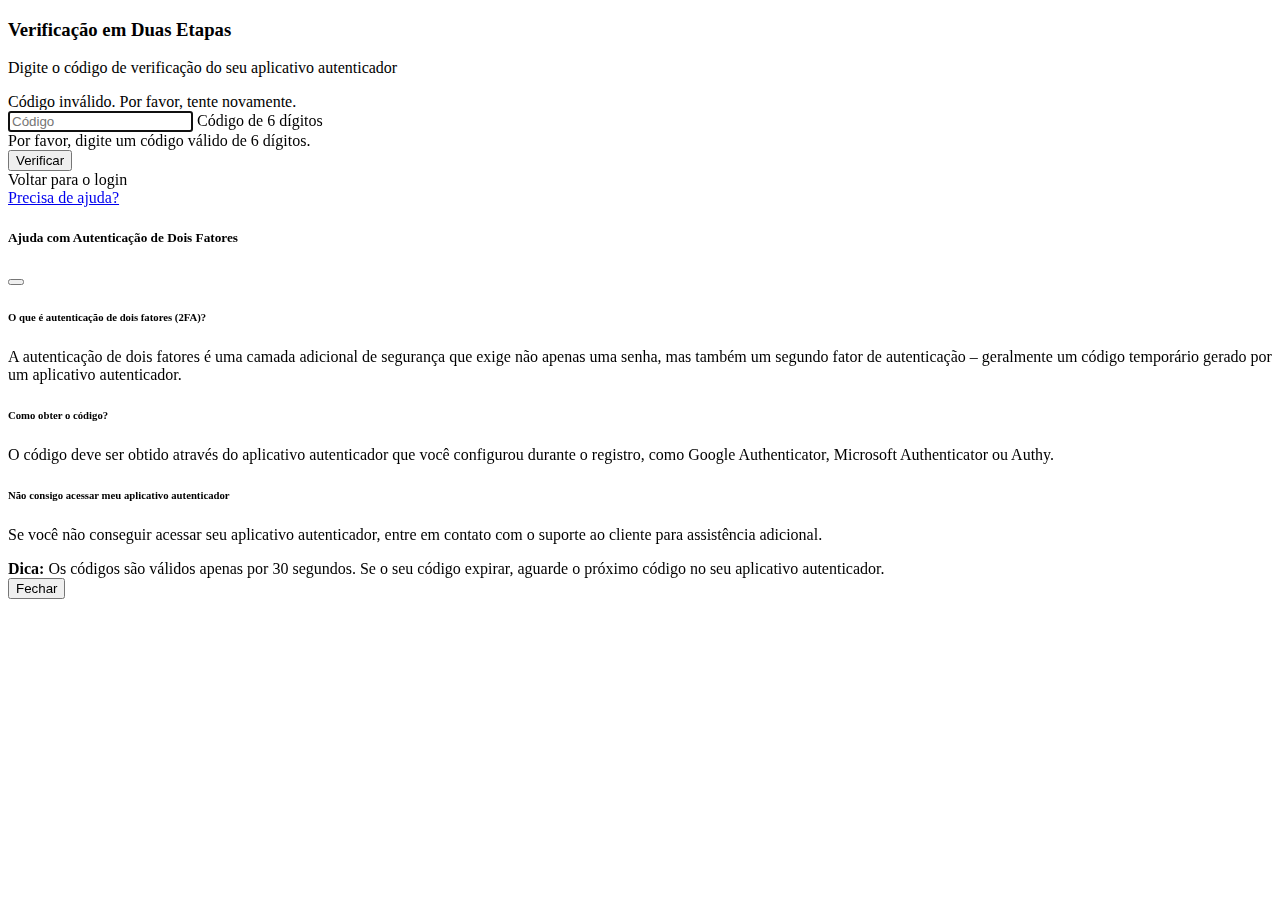
<file: target/classes/templates/verificar-2fa.html>
<!DOCTYPE html>
<html xmlns:th="http://www.thymeleaf.org" 
      xmlns:layout="http://www.ultraq.net.nz/thymeleaf/layout"
      layout:decorate="~{layout/main}">
<head>
    <title>Verificação 2FA - Banco Digital</title>
</head>
<body>
    <div layout:fragment="content">
        <div class="container py-5">
            <div class="row justify-content-center">
                <div class="col-md-6">
                    <div class="card shadow-lg border-0 rounded-lg">
                        <div class="card-header bg-primary text-white text-center">
                            <h3 class="mb-0">Verificação em Duas Etapas</h3>
                        </div>
                        <div class="card-body">
                            <div class="text-center mb-4">
                                <i class="fas fa-shield-alt fa-4x text-primary mb-3"></i>
                                <p class="lead">Digite o código de verificação do seu aplicativo autenticador</p>
                            </div>
                            
                            <div th:if="${param.error}" class="alert alert-danger">
                                <i class="fas fa-exclamation-triangle me-2"></i>
                                Código inválido. Por favor, tente novamente.
                            </div>
                            
                            <form th:action="@{/api/auth/verificar-totp}" method="post" class="needs-validation" novalidate>
                                <input type="hidden" id="username" name="username" th:value="${username}">
                                
                                <div class="mb-4">
                                    <div class="form-floating">
                                        <input type="text" class="form-control form-control-lg text-center" 
                                               id="code" name="code" placeholder="Código" 
                                               required maxlength="6" minlength="6" 
                                               pattern="[0-9]+" autocomplete="off">
                                        <label for="code">Código de 6 dígitos</label>
                                    </div>
                                    <div class="invalid-feedback">
                                        Por favor, digite um código válido de 6 dígitos.
                                    </div>
                                </div>
                                
                                <div class="d-grid">
                                    <button type="submit" class="btn btn-primary btn-lg">
                                        <i class="fas fa-check-circle me-2"></i>Verificar
                                    </button>
                                </div>
                            </form>
                        </div>
                        <div class="card-footer text-center py-3">
                            <div class="small">
                                <a th:href="@{/login}" class="text-decoration-none">
                                    <i class="fas fa-arrow-left me-1"></i>Voltar para o login
                                </a>
                            </div>
                            <div class="small mt-2">
                                <a href="#" data-bs-toggle="modal" data-bs-target="#helpModal" class="text-decoration-none">
                                    <i class="fas fa-question-circle me-1"></i>Precisa de ajuda?
                                </a>
                            </div>
                        </div>
                    </div>
                </div>
            </div>
        </div>
        
        <!-- Modal de Ajuda -->
        <div class="modal fade" id="helpModal" tabindex="-1" aria-labelledby="helpModalLabel" aria-hidden="true">
            <div class="modal-dialog">
                <div class="modal-content">
                    <div class="modal-header bg-light">
                        <h5 class="modal-title" id="helpModalLabel">
                            <i class="fas fa-question-circle me-2 text-primary"></i>Ajuda com Autenticação de Dois Fatores
                        </h5>
                        <button type="button" class="btn-close" data-bs-dismiss="modal" aria-label="Fechar"></button>
                    </div>
                    <div class="modal-body">
                        <h6 class="fw-bold">O que é autenticação de dois fatores (2FA)?</h6>
                        <p>A autenticação de dois fatores é uma camada adicional de segurança que exige não apenas uma senha, mas também um segundo fator de autenticação – geralmente um código temporário gerado por um aplicativo autenticador.</p>
                        
                        <h6 class="fw-bold mt-3">Como obter o código?</h6>
                        <p>O código deve ser obtido através do aplicativo autenticador que você configurou durante o registro, como Google Authenticator, Microsoft Authenticator ou Authy.</p>
                        
                        <h6 class="fw-bold mt-3">Não consigo acessar meu aplicativo autenticador</h6>
                        <p>Se você não conseguir acessar seu aplicativo autenticador, entre em contato com o suporte ao cliente para assistência adicional.</p>
                        
                        <div class="alert alert-info mt-3">
                            <i class="fas fa-info-circle me-2"></i>
                            <strong>Dica:</strong> Os códigos são válidos apenas por 30 segundos. Se o seu código expirar, aguarde o próximo código no seu aplicativo autenticador.
                        </div>
                    </div>
                    <div class="modal-footer">
                        <button type="button" class="btn btn-secondary" data-bs-dismiss="modal">Fechar</button>
                    </div>
                </div>
            </div>
        </div>
    </div>
    
    <script th:inline="javascript">
        document.addEventListener('DOMContentLoaded', function() {
            // Focar automaticamente no campo de código
            document.getElementById('code').focus();
            
            // Formatar entrada para aceitar apenas números
            document.getElementById('code').addEventListener('input', function(e) {
                this.value = this.value.replace(/[^0-9]/g, '');
            });
            
            // Enviar formulário automaticamente quando 6 dígitos forem inseridos
            document.getElementById('code').addEventListener('keyup', function() {
                if (this.value.length === 6) {
                    this.form.submit();
                }
            });
        });
    </script>
</body>
</html>
</file>
